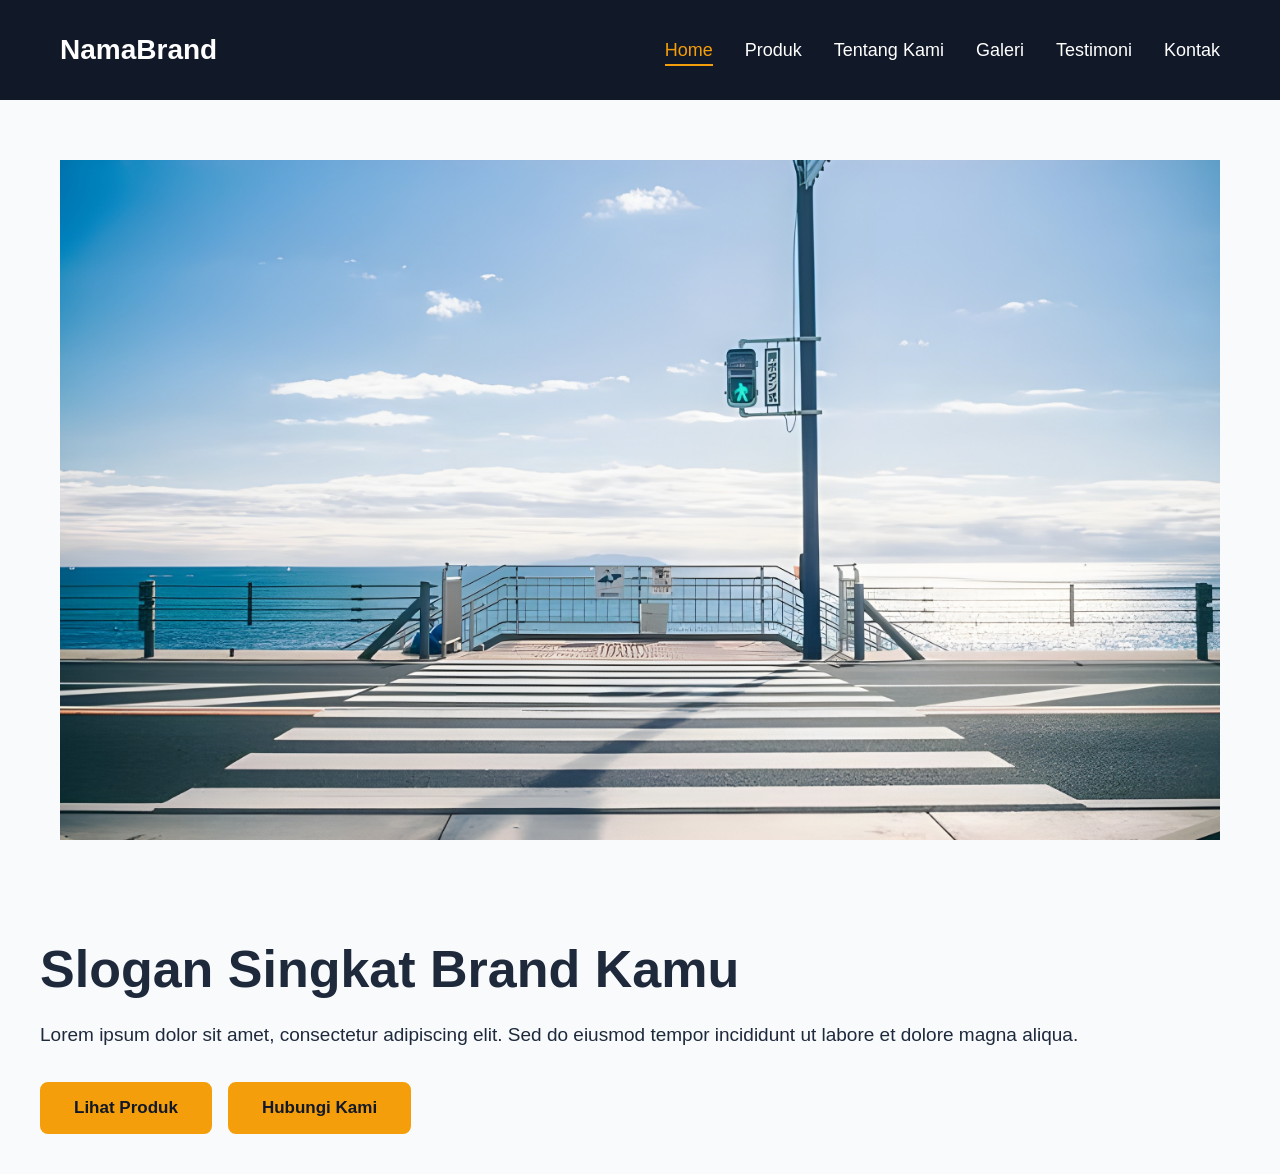
<file: index.html>
<!DOCTYPE html>
<html lang="id">
<head>
  <meta charset="UTF-8">
  <meta name="viewport" content="width=device-width, initial-scale=1">
  <title>Projek Saya</title>
  <link rel="stylesheet" href="style.css">
</head>
<body>

  <header class="header">
    <a href="#home" class="logo">NamaBrand</a>

    <nav>
      <ul class="menu" id="menu">
        <li><a href="index.html" class="aktif">Home</a></li>
        <li><a href="produk.html">Produk</a></li>
        <li><a href="tentang.html">Tentang Kami</a></li>
        <li><a href="galeri.html">Galeri</a></li>
        <li><a href="testimoni.html">Testimoni</a></li>
        <li><a href="kontak.html">Kontak</a></li>
      </ul>
    </nav>

    <button class="toggle" id="toggle" aria-label="Buka menu">
      <span></span><span></span><span></span>
    </button>
  </header>

  <script>
    const toggle = document.getElementById('toggle');
    const menu = document.getElementById('menu');

    toggle.addEventListener('click', () => {
      menu.classList.toggle('buka');
    });
  </script>


<section class="hero" id="home">
  <img src="download (1).jpg" alt="Deskripsi gambar">
</section>
 <div class="hero-isi">
    <h1>Slogan Singkat Brand Kamu</h1>
    <p>Lorem ipsum dolor sit amet, consectetur adipiscing elit. Sed do eiusmod tempor incididunt ut labore et dolore magna aliqua.</p>

    <div class="hero-tombol">
      <a href="produk.html" class="btn btn-utama">Lihat Produk</a>
      <a href="kontak.html" class="btn btn-outline">Hubungi Kami</a>
    </div>
  </div>

</body>
</html>
</file>
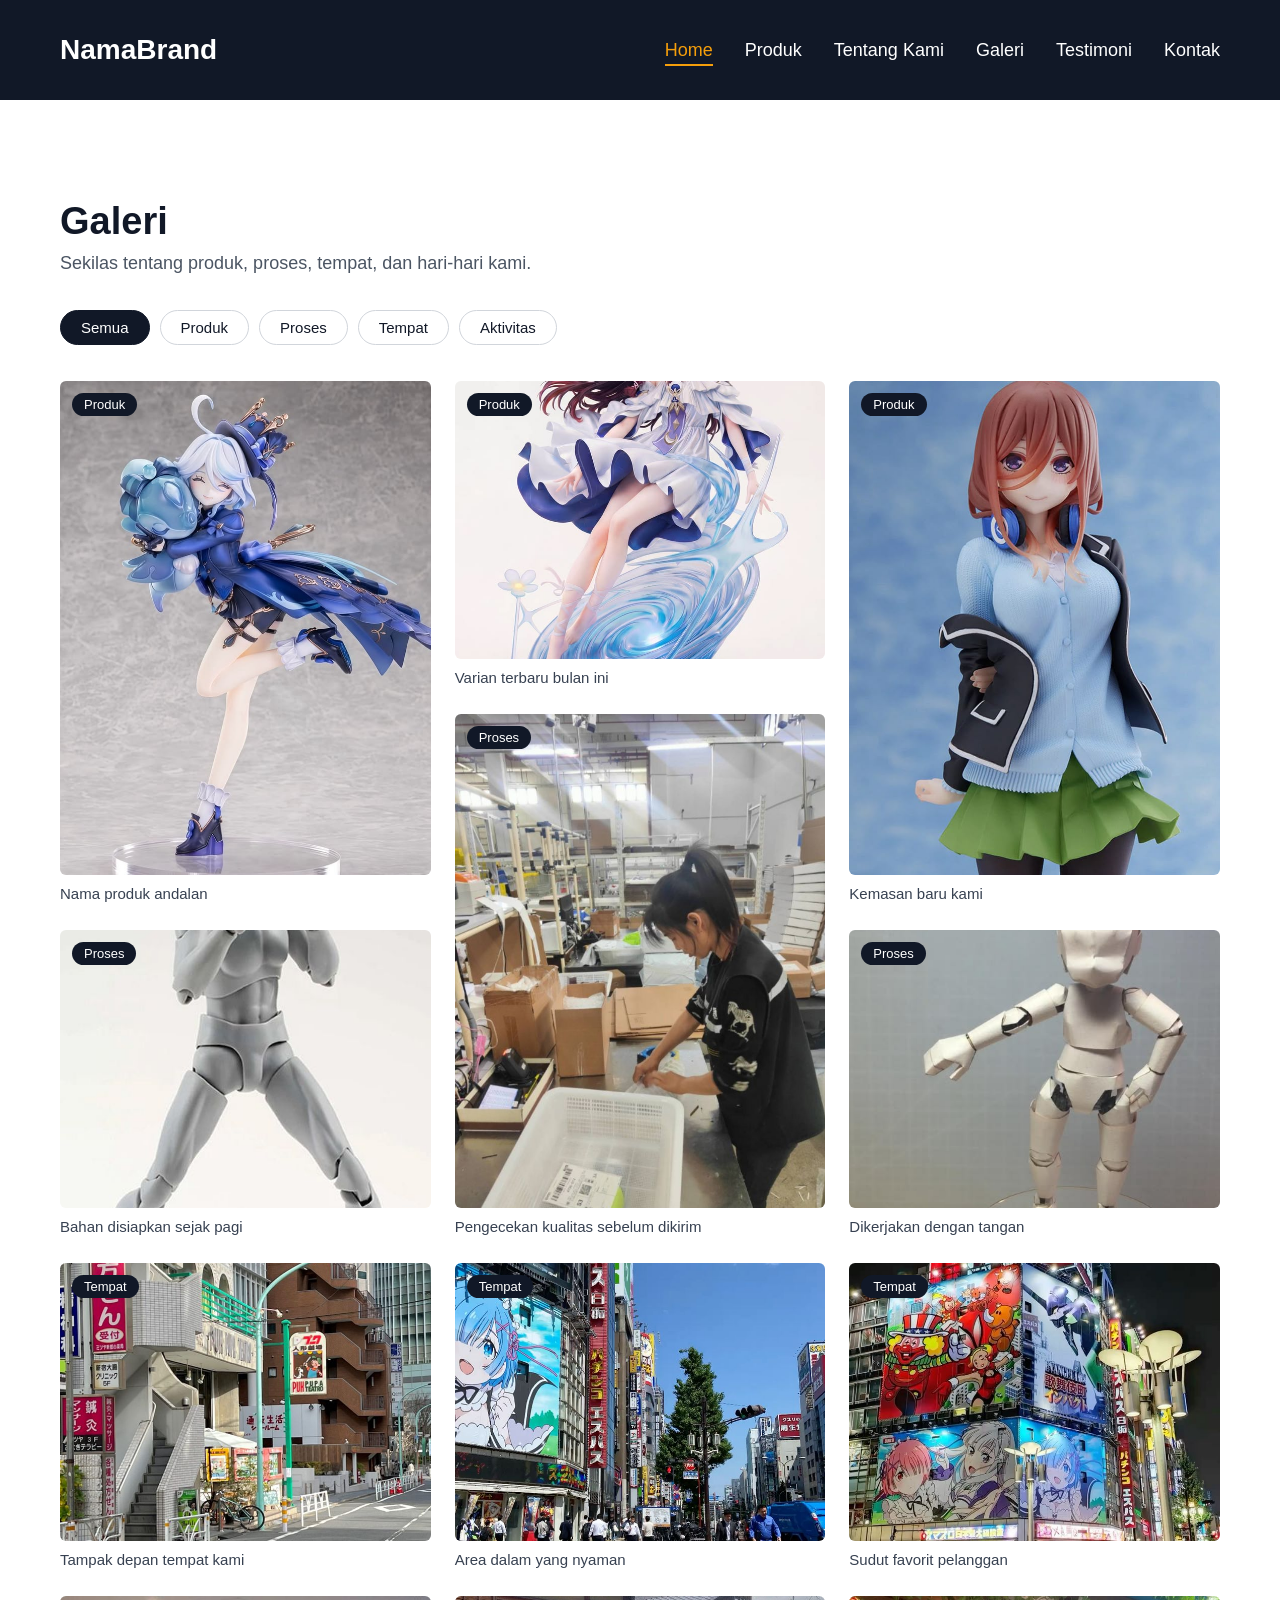
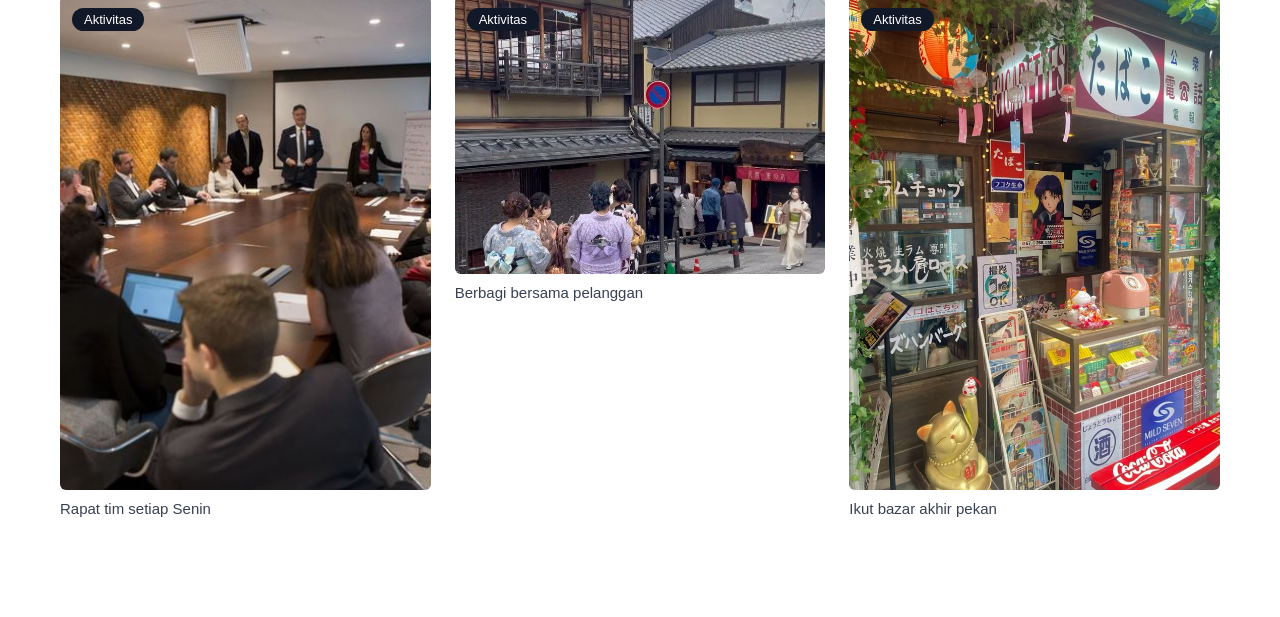
<file: galeri.html>
<!DOCTYPE html>
<html lang="id">
<head>
  <meta charset="UTF-8">
  <meta name="viewport" content="width=device-width, initial-scale=1">
  <title>Projek Saya</title>
  <link rel="stylesheet" href="style.css">
</head>
<body>

  <header class="header">
    <a href="#home" class="logo">NamaBrand</a>

    <nav>
      <ul class="menu" id="menu">
        <li><a href="index.html" class="aktif">Home</a></li>
        <li><a href="produk.html">Produk</a></li>
        <li><a href="tentang.html">Tentang Kami</a></li>
        <li><a href="galeri.html">Galeri</a></li>
        <li><a href="testimoni.html">Testimoni</a></li>
        <li><a href="kontak.html">Kontak</a></li>
      </ul>
    </nav>

    <button class="toggle" id="toggle" aria-label="Buka menu">
      <span></span><span></span><span></span>
    </button>
  </header>

  <section class="galeri" id="galeri">
  <div class="galeri-kepala">
    <h2>Galeri</h2>
    <p>Sekilas tentang produk, proses, tempat, dan hari-hari kami.</p>
  </div>

  <div class="galeri-filter" role="group" aria-label="Filter kategori">
    <button class="filter aktif" data-filter="semua" aria-pressed="true">Semua</button>
    <button class="filter" data-filter="produk" aria-pressed="false">Produk</button>
    <button class="filter" data-filter="proses" aria-pressed="false">Proses</button>
    <button class="filter" data-filter="tempat" aria-pressed="false">Tempat</button>
    <button class="filter" data-filter="aktivitas" aria-pressed="false">Aktivitas</button>
  </div>

  <div class="galeri-grid">

    <figure class="foto tinggi" data-kategori="produk">
      <div class="foto-bingkai">
        <img src="download (2).jpg" alt="Foto produk 1">
        <span class="label">Produk</span>
      </div>
      <figcaption>Nama produk andalan</figcaption>
    </figure>

    <figure class="foto" data-kategori="proses">
      <div class="foto-bingkai">
        <img src="p.jpg" alt="Foto proses 1">
        <span class="label">Proses</span>
      </div>
      <figcaption>Bahan disiapkan sejak pagi</figcaption>
    </figure>

    <figure class="foto" data-kategori="tempat">
      <div class="foto-bingkai">
        <img src="t.jpg" alt="Foto tempat usaha 1">
        <span class="label">Tempat</span>
      </div>
      <figcaption>Tampak depan tempat kami</figcaption>
    </figure>

    <figure class="foto tinggi" data-kategori="aktivitas">
      <div class="foto-bingkai">
        <img src="a.jpg" alt="Foto aktivitas 1">
        <span class="label">Aktivitas</span>
      </div>
      <figcaption>Rapat tim setiap Senin</figcaption>
    </figure>

    <figure class="foto" data-kategori="produk">
      <div class="foto-bingkai">
        <img src="download (3).jpg" alt="Foto produk 2">
        <span class="label">Produk</span>
      </div>
      <figcaption>Varian terbaru bulan ini</figcaption>
    </figure>

    <figure class="foto tinggi" data-kategori="proses">
      <div class="foto-bingkai">
        <img src="p2.jpg" alt="Foto proses 2">
        <span class="label">Proses</span>
      </div>
      <figcaption>Pengecekan kualitas sebelum dikirim</figcaption>
    </figure>

    <figure class="foto" data-kategori="tempat">
      <div class="foto-bingkai">
        <img src="t2.jpg" alt="Foto tempat usaha 2">
        <span class="label">Tempat</span>
      </div>
      <figcaption>Area dalam yang nyaman</figcaption>
    </figure>

    <figure class="foto" data-kategori="aktivitas">
      <div class="foto-bingkai">
        <img src="a2.jpg" alt="Foto aktivitas 2">
        <span class="label">Aktivitas</span>
      </div>
      <figcaption>Berbagi bersama pelanggan</figcaption>
    </figure>

    <figure class="foto tinggi" data-kategori="produk">
      <div class="foto-bingkai">
        <img src="download (4).jpg" alt="Foto produk 3">
        <span class="label">Produk</span>
      </div>
      <figcaption>Kemasan baru kami</figcaption>
    </figure>

    <figure class="foto" data-kategori="proses">
      <div class="foto-bingkai">
        <img src="p3.jpg" alt="Foto proses 3">
        <span class="label">Proses</span>
      </div>
      <figcaption>Dikerjakan dengan tangan</figcaption>
    </figure>

    <figure class="foto" data-kategori="tempat">
      <div class="foto-bingkai">
        <img src="t3.jpg" alt="Foto tempat usaha 3">
        <span class="label">Tempat</span>
      </div>
      <figcaption>Sudut favorit pelanggan</figcaption>
    </figure>

    <figure class="foto tinggi" data-kategori="aktivitas">
      <div class="foto-bingkai">
        <img src="a3.jpg" alt="Foto aktivitas 3">
        <span class="label">Aktivitas</span>
      </div>
      <figcaption>Ikut bazar akhir pekan</figcaption>
    </figure>

  </div>
</section>
<script>
<!-- Filter galeri -->
const tombolFilter = document.querySelectorAll('.filter');
const semuaFoto = document.querySelectorAll('.foto');

tombolFilter.forEach(tombol => {
  tombol.addEventListener('click', () => {
    const pilihan = tombol.dataset.filter;

    tombolFilter.forEach(t => {
      t.classList.remove('aktif');
      t.setAttribute('aria-pressed', 'false');
    });
    tombol.classList.add('aktif');
    tombol.setAttribute('aria-pressed', 'true');

    semuaFoto.forEach(foto => {
      const cocok = pilihan === 'semua' || foto.dataset.kategori === pilihan;
      foto.classList.toggle('sembunyi', !cocok);
    });
  });
});
<script/>
</file>
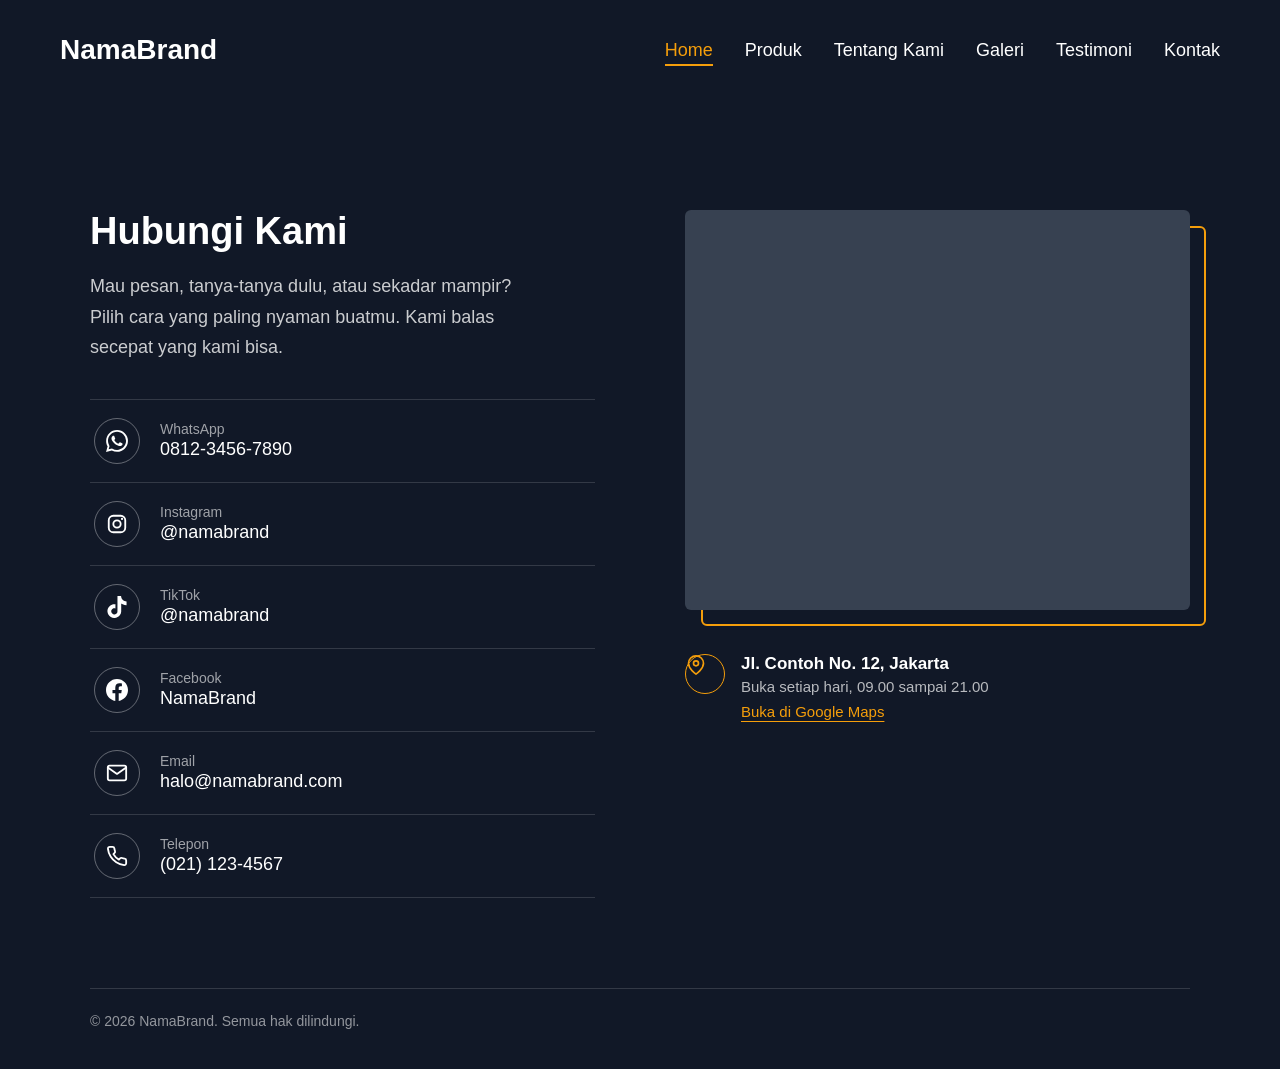
<file: kontak.html>
<!DOCTYPE html>
<html lang="id">
<head>
  <meta charset="UTF-8">
  <meta name="viewport" content="width=device-width, initial-scale=1">
  <title>Projek Saya</title>
  <link rel="stylesheet" href="style.css">
</head>
<body>

  <header class="header">
    <a href="#home" class="logo">NamaBrand</a>

    <nav>
      <ul class="menu" id="menu">
        <li><a href="index.html" class="aktif">Home</a></li>
        <li><a href="produk.html">Produk</a></li>
        <li><a href="tentang.html">Tentang Kami</a></li>
        <li><a href="galeri.html">Galeri</a></li>
        <li><a href="testimoni.html">Testimoni</a></li>
        <li><a href="kontak.html">Kontak</a></li>
      </ul>
    </nav>

    <button class="toggle" id="toggle" aria-label="Buka menu">
      <span></span><span></span><span></span>
    </button>
  </header>

  <section class="kontak" id="kontak">
  <div class="kontak-wrap">

    <div class="kontak-kiri">
      <h2>Hubungi Kami</h2>
      <p class="kontak-intro">
        Mau pesan, tanya-tanya dulu, atau sekadar mampir? Pilih cara yang paling
        nyaman buatmu. Kami balas secepat yang kami bisa.
      </p>

      <ul class="kontak-daftar">

        <li>
          <a href="https://wa.me/6281234567890" target="_blank" rel="noopener">
            <span class="ikon">
              <svg viewBox="0 0 24 24" fill="currentColor" aria-hidden="true"><path d="M17.472 14.382c-.297-.149-1.758-.867-2.03-.967-.273-.099-.471-.148-.67.15-.197.297-.767.966-.94 1.164-.173.199-.347.223-.644.075-.3-.15-1.263-.465-2.403-1.485-.888-.795-1.484-1.77-1.66-2.07-.174-.3-.019-.465.13-.615.136-.135.301-.345.451-.523.146-.181.194-.301.297-.496.1-.21.049-.375-.025-.524-.075-.15-.672-1.62-.922-2.206-.24-.584-.487-.51-.672-.51-.172-.015-.371-.015-.571-.015-.2 0-.523.074-.797.359-.273.3-1.045 1.02-1.045 2.475s1.07 2.865 1.219 3.075c.149.18 2.095 3.195 5.076 4.483.709.309 1.262.494 1.694.634.712.227 1.36.195 1.871.118.571-.085 1.758-.719 2.006-1.413.248-.694.248-1.289.173-1.413-.074-.124-.272-.198-.57-.347m-5.421 7.403h-.004a9.87 9.87 0 01-5.031-1.378l-.361-.214-3.741.982.998-3.648-.235-.374a9.86 9.86 0 01-1.51-5.26c.001-5.45 4.436-9.884 9.888-9.884 2.64 0 5.122 1.03 6.988 2.898a9.825 9.825 0 012.893 6.994c-.003 5.45-4.437 9.884-9.885 9.884m8.413-18.297A11.815 11.815 0 0012.05 0C5.495 0 .16 5.335.157 11.892c0 2.096.547 4.142 1.588 5.945L.057 24l6.305-1.654a11.882 11.882 0 005.683 1.448h.005c6.554 0 11.89-5.335 11.893-11.893a11.821 11.821 0 00-3.48-8.413z"/></svg>
            </span>
            <span class="kontak-teks">
              <small>WhatsApp</small>
              <strong>0812-3456-7890</strong>
            </span>
          </a>
        </li>

        <li>
          <a href="https://instagram.com/namabrand" target="_blank" rel="noopener">
            <span class="ikon">
              <svg viewBox="0 0 24 24" fill="none" stroke="currentColor" stroke-width="2" aria-hidden="true"><rect x="3" y="3" width="18" height="18" rx="5"/><circle cx="12" cy="12" r="4"/><circle cx="17.5" cy="6.5" r="1.2" fill="currentColor" stroke="none"/></svg>
            </span>
            <span class="kontak-teks">
              <small>Instagram</small>
              <strong>@namabrand</strong>
            </span>
          </a>
        </li>

        <li>
          <a href="https://tiktok.com/@namabrand" target="_blank" rel="noopener">
            <span class="ikon">
              <svg viewBox="0 0 24 24" fill="currentColor" aria-hidden="true"><path d="M12.525.02c1.31-.02 2.61-.01 3.91-.02.08 1.53.63 3.09 1.75 4.17 1.12 1.11 2.7 1.62 4.24 1.79v4.03c-1.44-.05-2.89-.35-4.2-.97-.57-.26-1.1-.59-1.62-.93-.01 2.92.01 5.84-.02 8.75-.08 1.4-.54 2.79-1.35 3.94-1.31 1.92-3.58 3.17-5.91 3.21-1.43.08-2.86-.31-4.08-1.03-2.02-1.19-3.44-3.37-3.65-5.71-.02-.5-.03-1-.01-1.49.18-1.9 1.12-3.72 2.58-4.96 1.66-1.44 3.98-2.13 6.15-1.72.02 1.48-.04 2.96-.04 4.44-.99-.32-2.15-.23-3.02.37-.63.41-1.11 1.04-1.36 1.75-.21.51-.15 1.07-.14 1.61.24 1.64 1.82 3.02 3.5 2.87 1.12-.01 2.19-.66 2.77-1.61.19-.33.4-.67.41-1.06.1-1.79.06-3.57.07-5.36.01-4.03-.01-8.05.02-12.07z"/></svg>
            </span>
            <span class="kontak-teks">
              <small>TikTok</small>
              <strong>@namabrand</strong>
            </span>
          </a>
        </li>

        <li>
          <a href="https://facebook.com/namabrand" target="_blank" rel="noopener">
            <span class="ikon">
              <svg viewBox="0 0 24 24" fill="currentColor" aria-hidden="true"><path d="M24 12.073c0-6.627-5.373-12-12-12s-12 5.373-12 12c0 5.99 4.388 10.954 10.125 11.854v-8.385H7.078v-3.47h3.047V9.43c0-3.007 1.792-4.669 4.533-4.669 1.312 0 2.686.235 2.686.235v2.953H15.83c-1.491 0-1.956.925-1.956 1.874v2.25h3.328l-.532 3.47h-2.796v8.385C19.612 23.027 24 18.062 24 12.073z"/></svg>
            </span>
            <span class="kontak-teks">
              <small>Facebook</small>
              <strong>NamaBrand</strong>
            </span>
          </a>
        </li>

        <li>
          <a href="mailto:halo@namabrand.com">
            <span class="ikon">
              <svg viewBox="0 0 24 24" fill="none" stroke="currentColor" stroke-width="2" stroke-linecap="round" stroke-linejoin="round" aria-hidden="true"><path d="M4 4h16c1.1 0 2 .9 2 2v12c0 1.1-.9 2-2 2H4c-1.1 0-2-.9-2-2V6c0-1.1.9-2 2-2z"/><polyline points="22,6 12,13 2,6"/></svg>
            </span>
            <span class="kontak-teks">
              <small>Email</small>
              <strong>halo@namabrand.com</strong>
            </span>
          </a>
        </li>

        <li>
          <a href="tel:+62211234567">
            <span class="ikon">
              <svg viewBox="0 0 24 24" fill="none" stroke="currentColor" stroke-width="2" stroke-linecap="round" stroke-linejoin="round" aria-hidden="true"><path d="M22 16.92v3a2 2 0 0 1-2.18 2 19.79 19.79 0 0 1-8.63-3.07 19.5 19.5 0 0 1-6-6 19.79 19.79 0 0 1-3.07-8.67A2 2 0 0 1 4.11 2h3a2 2 0 0 1 2 1.72 12.84 12.84 0 0 0 .7 2.81 2 2 0 0 1-.45 2.11L8.09 9.91a16 16 0 0 0 6 6l1.27-1.27a2 2 0 0 1 2.11-.45 12.84 12.84 0 0 0 2.81.7A2 2 0 0 1 22 16.92z"/></svg>
            </span>
            <span class="kontak-teks">
              <small>Telepon</small>
              <strong>(021) 123-4567</strong>
            </span>
          </a>
        </li>

      </ul>
    </div>

    <div class="kontak-kanan">
      <div class="peta">
        <iframe
          src="https://www.google.com/maps?q=Jakarta&output=embed"
          title="Lokasi NamaBrand di Google Maps"
          loading="lazy"
          referrerpolicy="no-referrer-when-downgrade"></iframe>
      </div>

      <div class="alamat">
        <span class="ikon kecil">
          <svg viewBox="0 0 24 24" fill="none" stroke="currentColor" stroke-width="2" stroke-linecap="round" stroke-linejoin="round" aria-hidden="true"><path d="M21 10c0 7-9 13-9 13s-9-6-9-13a9 9 0 0 1 18 0z"/><circle cx="12" cy="10" r="3"/></svg>
        </span>
        <div>
          <strong>Jl. Contoh No. 12, Jakarta</strong>
          <span>Buka setiap hari, 09.00 sampai 21.00</span>
          <a href="https://maps.google.com/?q=Jakarta" target="_blank" rel="noopener">Buka di Google Maps</a>
        </div>
      </div>
    </div>

  </div>

  <p class="hak-cipta">© 2026 NamaBrand. Semua hak dilindungi.</p>
</section>
</file>
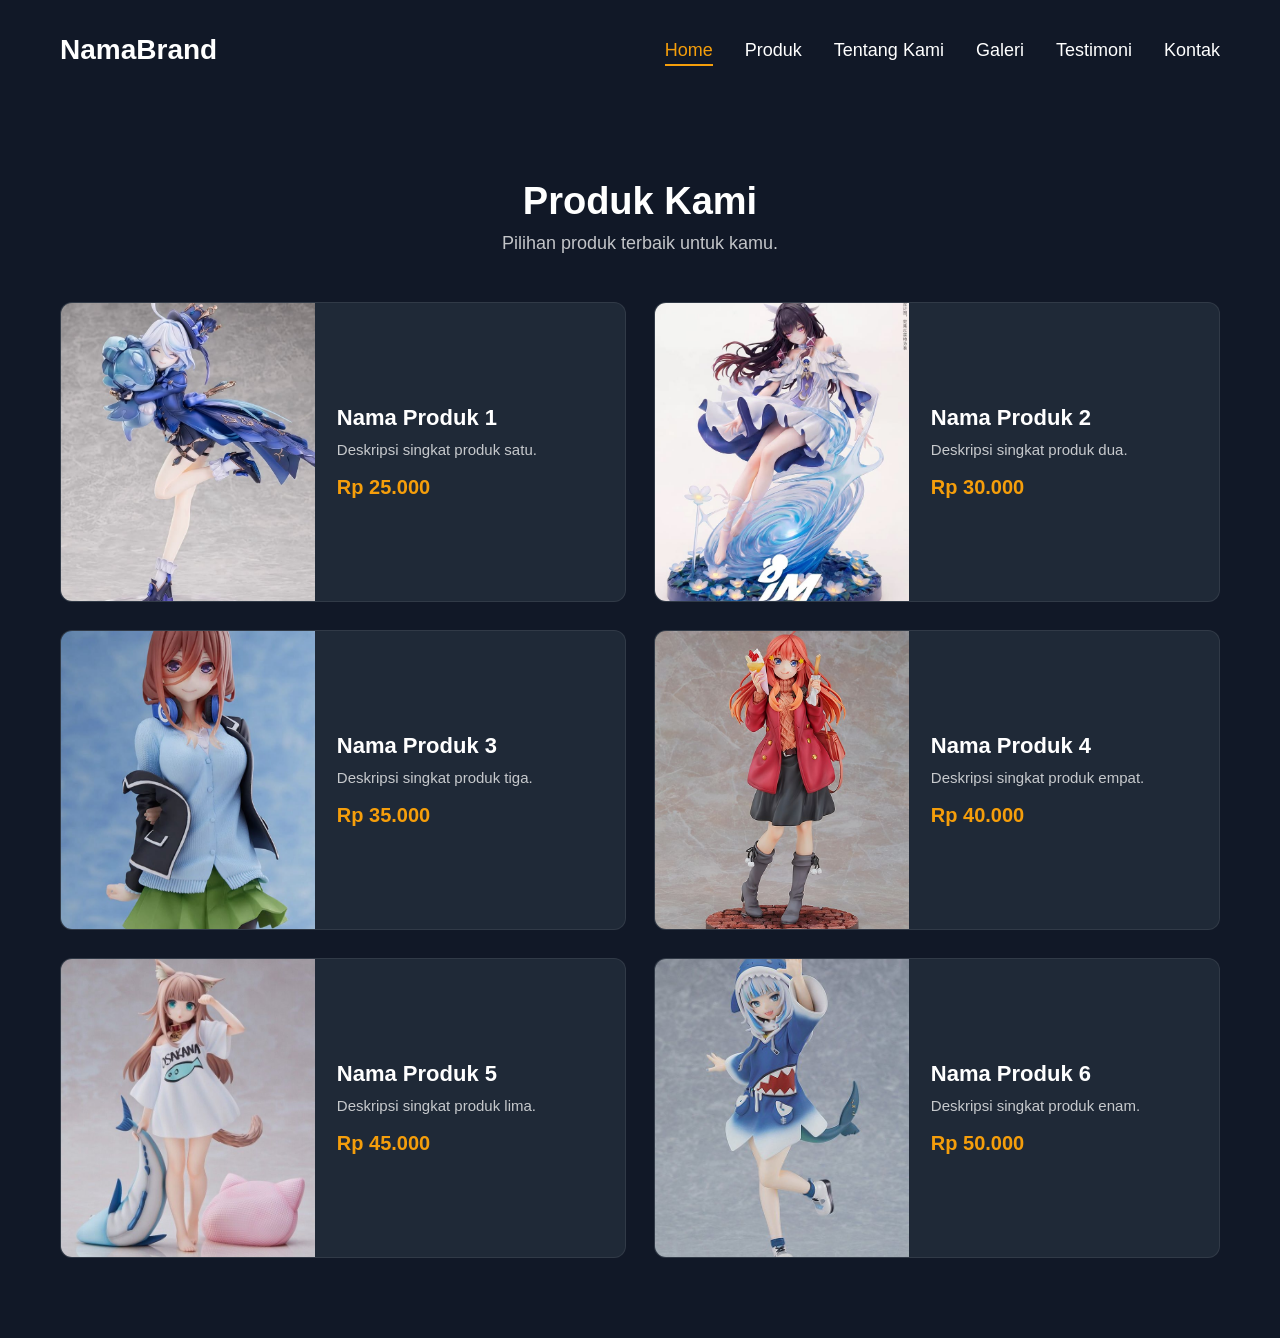
<file: produk.html>
<!DOCTYPE html>
<html lang="id">
<head>
  <meta charset="UTF-8">
  <meta name="viewport" content="width=device-width, initial-scale=1">
  <title>Projek Saya</title>
  <link rel="stylesheet" href="style.css">
</head>
<body>

  <header class="header">
    <a href="index.html" class="logo">NamaBrand</a>

    <nav>
      <ul class="menu" id="menu">
        <li><a href="index.html" class="aktif">Home</a></li>
        <li><a href="produk.html">Produk</a></li>
        <li><a href="tentang.html">Tentang Kami</a></li>
        <li><a href="galeri.html">Galeri</a></li>
        <li><a href="testimoni.html">Testimoni</a></li>
        <li><a href="kontak.html">Kontak</a></li>
      </ul>
    </nav>

    <button class="toggle" id="toggle" aria-label="Buka menu">
      <span></span><span></span><span></span>
    </button>
  </header>

  <!-- PRODUK -->
  <section class="produk" id="produk">
    <div class="produk-judul">
      <h2>Produk Kami</h2>
      <p>Pilihan produk terbaik untuk kamu.</p>
    </div>

    <div class="produk-grid">

      <article class="kartu">
        <img src="download (2).jpg" alt="Produk 1">
        <div class="kartu-isi">
          <h3>Nama Produk 1</h3>
          <p>Deskripsi singkat produk satu.</p>
          <span class="harga">Rp 25.000</span>
        </div>
      </article>

      <article class="kartu">
        <img src="download (3).jpg" alt="Produk 2">
        <div class="kartu-isi">
          <h3>Nama Produk 2</h3>
          <p>Deskripsi singkat produk dua.</p>
          <span class="harga">Rp 30.000</span>
        </div>
      </article>

      <article class="kartu">
        <img src="download (4).jpg" alt="Produk 3">
        <div class="kartu-isi">
          <h3>Nama Produk 3</h3>
          <p>Deskripsi singkat produk tiga.</p>
          <span class="harga">Rp 35.000</span>
        </div>
      </article>

      <article class="kartu">
        <img src="download (5).jpg" alt="Produk 4">
        <div class="kartu-isi">
          <h3>Nama Produk 4</h3>
          <p>Deskripsi singkat produk empat.</p>
          <span class="harga">Rp 40.000</span>
        </div>
      </article>

      <article class="kartu">
        <img src="download (6).jpg" alt="Produk 5">
        <div class="kartu-isi">
          <h3>Nama Produk 5</h3>
          <p>Deskripsi singkat produk lima.</p>
          <span class="harga">Rp 45.000</span>
        </div>
      </article>

      <article class="kartu">
        <img src="download (7).jpg" alt="Produk 6">
        <div class="kartu-isi">
          <h3>Nama Produk 6</h3>
          <p>Deskripsi singkat produk enam.</p>
          <span class="harga">Rp 50.000</span>
        </div>
      </article>

    </div>
  </section>

  <script>
    const toggle = document.getElementById('toggle');
    const menu = document.getElementById('menu');

    toggle.addEventListener('click', () => {
      menu.classList.toggle('buka');
    });
  </script>
</body>
</html>
</file>
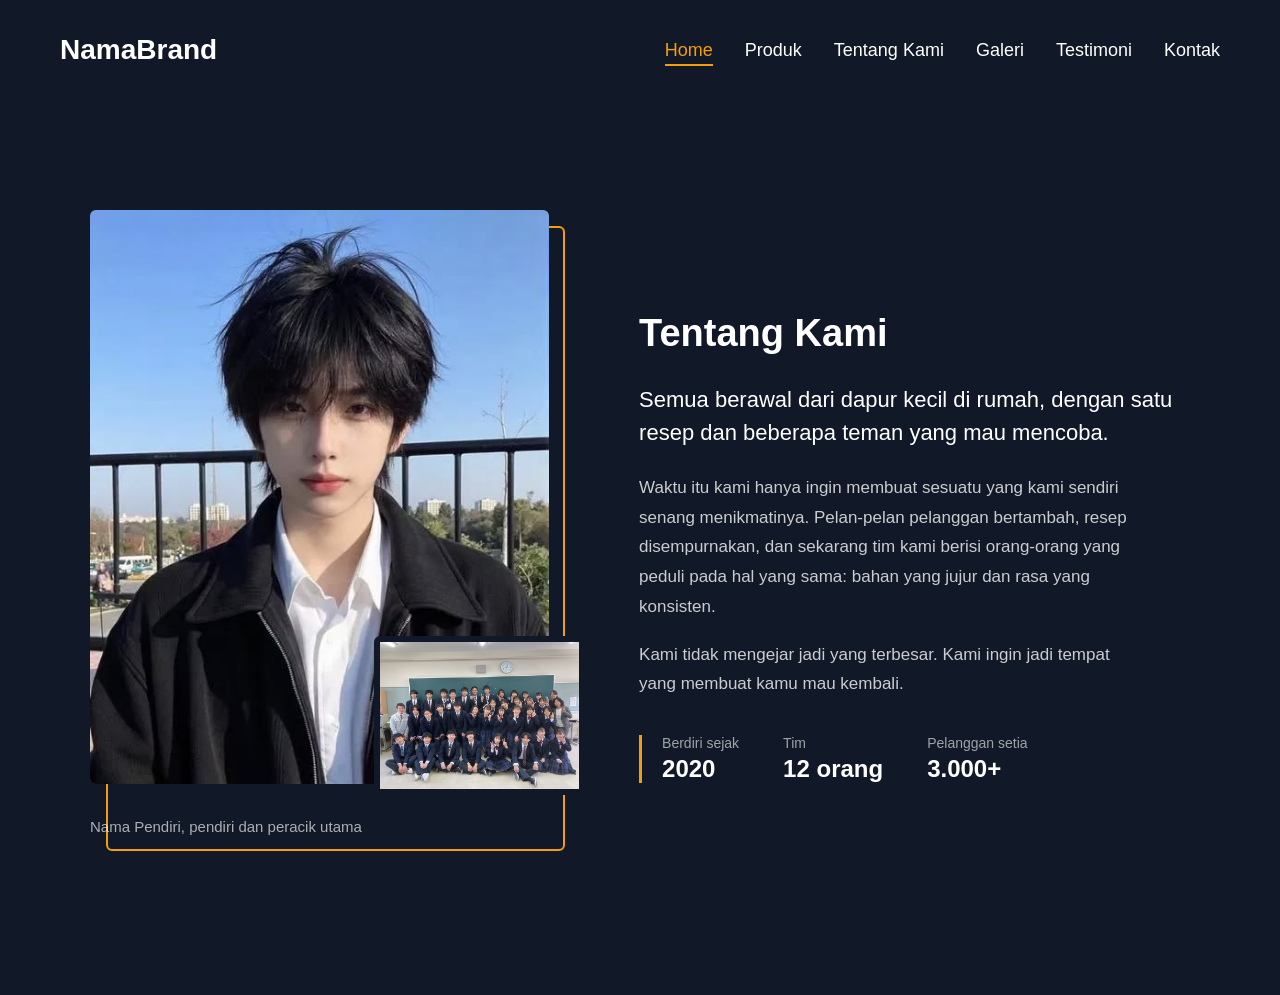
<file: tentang.html>
<!DOCTYPE html>
<html lang="id">
<head>
  <meta charset="UTF-8">
  <meta name="viewport" content="width=device-width, initial-scale=1">
  <title>Projek Saya</title>
  <link rel="stylesheet" href="style.css">
</head>
<body>

  <header class="header">
    <a href="#home" class="logo">NamaBrand</a>

    <nav>
      <ul class="menu" id="menu">
        <li><a href="index.html" class="aktif">Home</a></li>
        <li><a href="produk.html">Produk</a></li>
        <li><a href="tentang.html">Tentang Kami</a></li>
        <li><a href="galeri.html">Galeri</a></li>
        <li><a href="testimoni.html">Testimoni</a></li>
        <li><a href="kontak.html">Kontak</a></li>
      </ul>
    </nav>

    <button class="toggle" id="toggle" aria-label="Buka menu">
      <span></span><span></span><span></span>
    </button>
  </header>

<section class="tentang" id="tentang">
  <div class="tentang-wrap">

    <div class="tentang-foto">
      <figure class="foto-utama">
        <img src="download (8).jpg" alt="Pendiri NamaBrand">
        <figcaption>Nama Pendiri, pendiri dan peracik utama</figcaption>
      </figure>
      <img class="foto-tim" src="download (9).jpg" alt="Tim NamaBrand saat bekerja">
    </div>

    <div class="tentang-teks">
      <h2>Tentang Kami</h2>

      <p class="pembuka">
        Semua berawal dari dapur kecil di rumah, dengan satu resep dan beberapa
        teman yang mau mencoba.
      </p>

      <p>
        Waktu itu kami hanya ingin membuat sesuatu yang kami sendiri senang
        menikmatinya. Pelan-pelan pelanggan bertambah, resep disempurnakan, dan
        sekarang tim kami berisi orang-orang yang peduli pada hal yang sama:
        bahan yang jujur dan rasa yang konsisten.
      </p>

      <p>
        Kami tidak mengejar jadi yang terbesar. Kami ingin jadi tempat yang
        membuat kamu mau kembali.
      </p>

      <dl class="fakta">
        <div>
          <dt>Berdiri sejak</dt>
          <dd>2020</dd>
        </div>
        <div>
          <dt>Tim</dt>
          <dd>12 orang</dd>
        </div>
        <div>
          <dt>Pelanggan setia</dt>
          <dd>3.000+</dd>
        </div>
      </dl>
    </div>

  </div>
</section>
</file>
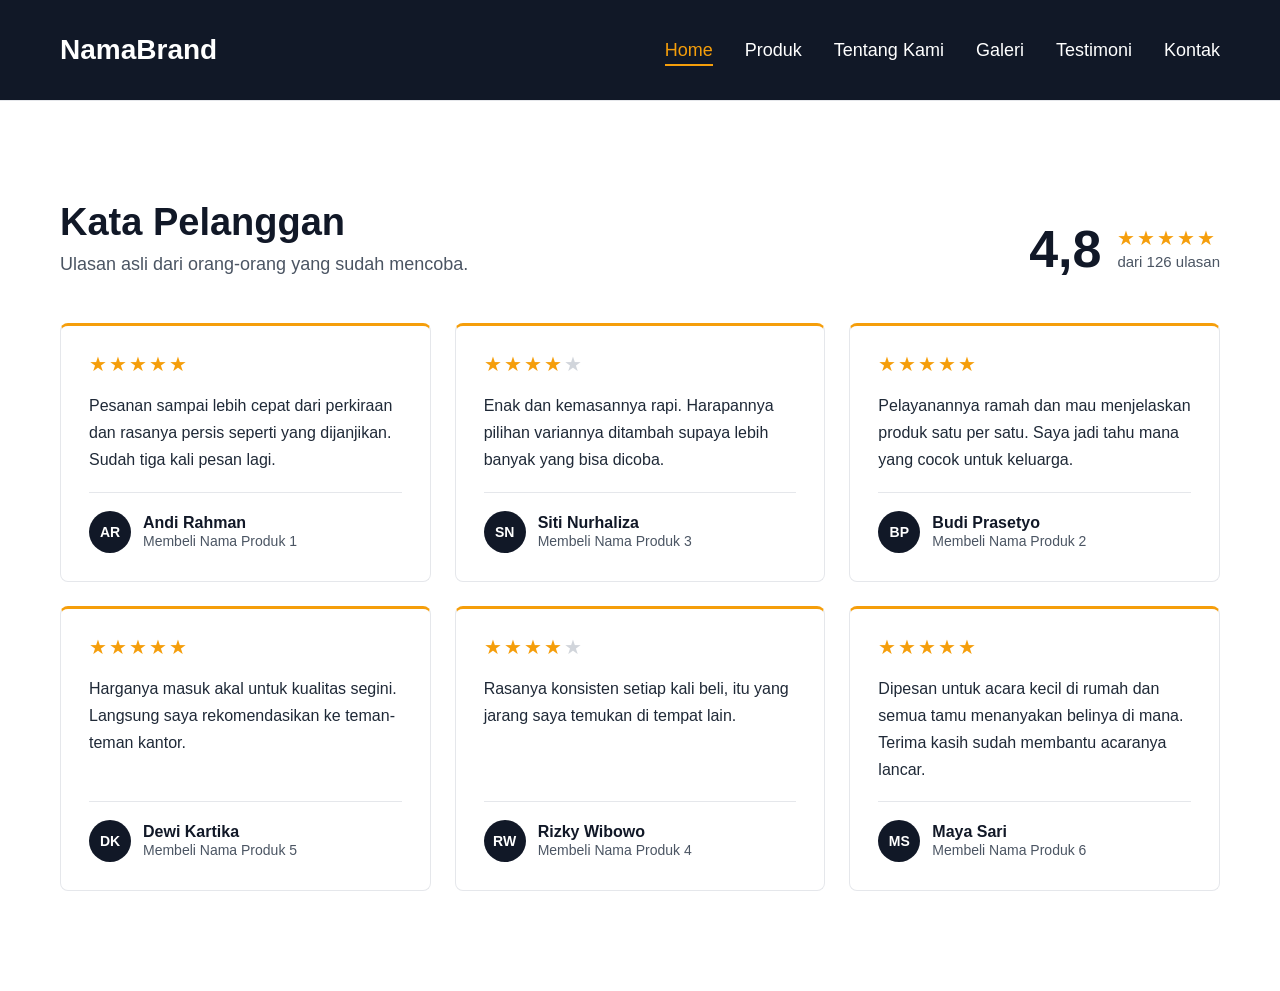
<file: testimoni.html>
<!DOCTYPE html>
<html lang="id">
<head>
  <meta charset="UTF-8">
  <meta name="viewport" content="width=device-width, initial-scale=1">
  <title>Projek Saya</title>
  <link rel="stylesheet" href="style.css">
</head>
<body>

  <header class="header">
    <a href="#home" class="logo">NamaBrand</a>

    <nav>
      <ul class="menu" id="menu">
        <li><a href="index.html" class="aktif">Home</a></li>
        <li><a href="produk.html">Produk</a></li>
        <li><a href="tentang.html">Tentang Kami</a></li>
        <li><a href="galeri.html">Galeri</a></li>
        <li><a href="testimoni.html">Testimoni</a></li>
        <li><a href="kontak.html">Kontak</a></li>
      </ul>
    </nav>

    <button class="toggle" id="toggle" aria-label="Buka menu">
      <span></span><span></span><span></span>
    </button>
  </header>

  <section class="testimoni" id="testimoni">
  <div class="testimoni-kepala">
    <div>
      <h2>Kata Pelanggan</h2>
      <p>Ulasan asli dari orang-orang yang sudah mencoba.</p>
    </div>

    <div class="ringkasan">
      <span class="ringkasan-angka">4,8</span>
      <div>
        <span class="bintang" role="img" aria-label="Rating 5 dari 5">
          <span class="isi">★★★★★</span>
        </span>
        <span class="ringkasan-ket">dari 126 ulasan</span>
      </div>
    </div>
  </div>

  <div class="testimoni-grid">

    <article class="ulasan">
      <span class="bintang" role="img" aria-label="Rating 5 dari 5">
        <span class="isi">★★★★★</span>
      </span>
      <blockquote>
        Pesanan sampai lebih cepat dari perkiraan dan rasanya persis seperti
        yang dijanjikan. Sudah tiga kali pesan lagi.
      </blockquote>
      <footer>
        <span class="avatar">AR</span>
        <div>
          <strong>Andi Rahman</strong>
          <span>Membeli Nama Produk 1</span>
        </div>
      </footer>
    </article>

    <article class="ulasan">
      <span class="bintang" role="img" aria-label="Rating 4 dari 5">
        <span class="isi">★★★★</span><span class="kosong">★</span>
      </span>
      <blockquote>
        Enak dan kemasannya rapi. Harapannya pilihan variannya ditambah supaya
        lebih banyak yang bisa dicoba.
      </blockquote>
      <footer>
        <span class="avatar">SN</span>
        <div>
          <strong>Siti Nurhaliza</strong>
          <span>Membeli Nama Produk 3</span>
        </div>
      </footer>
    </article>

    <article class="ulasan">
      <span class="bintang" role="img" aria-label="Rating 5 dari 5">
        <span class="isi">★★★★★</span>
      </span>
      <blockquote>
        Pelayanannya ramah dan mau menjelaskan produk satu per satu. Saya jadi
        tahu mana yang cocok untuk keluarga.
      </blockquote>
      <footer>
        <span class="avatar">BP</span>
        <div>
          <strong>Budi Prasetyo</strong>
          <span>Membeli Nama Produk 2</span>
        </div>
      </footer>
    </article>

    <article class="ulasan">
      <span class="bintang" role="img" aria-label="Rating 5 dari 5">
        <span class="isi">★★★★★</span>
      </span>
      <blockquote>
        Harganya masuk akal untuk kualitas segini. Langsung saya rekomendasikan
        ke teman-teman kantor.
      </blockquote>
      <footer>
        <span class="avatar">DK</span>
        <div>
          <strong>Dewi Kartika</strong>
          <span>Membeli Nama Produk 5</span>
        </div>
      </footer>
    </article>

    <article class="ulasan">
      <span class="bintang" role="img" aria-label="Rating 4 dari 5">
        <span class="isi">★★★★</span><span class="kosong">★</span>
      </span>
      <blockquote>
        Rasanya konsisten setiap kali beli, itu yang jarang saya temukan di
        tempat lain.
      </blockquote>
      <footer>
        <span class="avatar">RW</span>
        <div>
          <strong>Rizky Wibowo</strong>
          <span>Membeli Nama Produk 4</span>
        </div>
      </footer>
    </article>

    <article class="ulasan">
      <span class="bintang" role="img" aria-label="Rating 5 dari 5">
        <span class="isi">★★★★★</span>
      </span>
      <blockquote>
        Dipesan untuk acara kecil di rumah dan semua tamu menanyakan belinya di
        mana. Terima kasih sudah membantu acaranya lancar.
      </blockquote>
      <footer>
        <span class="avatar">MS</span>
        <div>
          <strong>Maya Sari</strong>
          <span>Membeli Nama Produk 6</span>
        </div>
      </footer>
    </article>

  </div>

</section>
</file>
<file: style.css>
body {
  background: #f8fafc;
}
:root {
  --bg-navbar: #111827;
  --teks: #ffffff;
  --aksen: #f59e0b;
  --kartu: #1f2937;
}

* {
  margin: 0;
  padding: 0;
  box-sizing: border-box;
}

body {
  font-family: Arial, sans-serif;
}

/* Header */
.header {
  position: sticky;
  top: 0;
  z-index: 100;
  height: 100px;
  padding: 0 60px;
  background: var(--bg-navbar);
  display: flex;
  align-items: center;
  justify-content: space-between;
}

/* Logo */
.logo {
  font-size: 28px;
  font-weight: bold;
  text-decoration: none;
  color: var(--teks);
}

/* Menu */
.menu {
  list-style: none;
  display: flex;
  gap: 32px;
}

.menu a {
  text-decoration: none;
  color: var(--teks);
  font-size: 18px;
  padding: 4px 0;
  border-bottom: 2px solid transparent;
  transition: color 0.2s, border-color 0.2s;
}

.menu a:hover,
.menu a.aktif {
  color: var(--aksen);
  border-bottom-color: var(--aksen);
}

/* Tombol hamburger (disembunyikan di desktop) */
.toggle {
  display: none;
  background: none;
  border: 0;
  cursor: pointer;
  width: 40px;
  height: 40px;
  flex-direction: column;
  justify-content: center;
  gap: 6px;
}

.toggle span {
  display: block;
  height: 2px;
  background: var(--teks);
  transition: background 0.2s;
}

.toggle:hover span {
  background: var(--aksen);
}

/* Responsif */
@media (max-width: 820px) {
  .header {
    padding: 0 24px;
  }

  .toggle {
    display: flex;
  }

  .menu {
    display: none;
    position: absolute;
    top: 100px;
    left: 0;
    right: 0;
    flex-direction: column;
    gap: 18px;
    padding: 24px;
    background: var(--bg-navbar);
    border-top: 1px solid rgba(255, 255, 255, 0.12);
    box-shadow: 0 8px 16px rgba(0, 0, 0, 0.3);
  }

  .menu.buka {
    display: flex;
  }
}

.hero {
  width: 100%;
  height: 550px;
  overflow: hidden;
}

.hero img {
  width: 100%;
  height: 100%;
  object-fit: cover;
  object-position: center;
  display: block;
}

.hero {
  min-height: calc(100vh - 100px);
  background:#f8fafc;
  display: flex;
  align-items: center;
  padding: 60px;
  color: var(--teks);
}

.hero-isi {
  max-width: 620px;
  color: #1e293b;
  padding: 40px;
  max-width: none;
  width: 100%;
}

.hero-isi h1 {
  font-size: 52px;
  line-height: 1.15;
  margin-bottom: 20px;
}

.hero-isi p {
  font-size: 19px;
  line-height: 1.6;
  color: #1e293b;
  margin-bottom: 32px;
}


.hero-tombol {
  display: flex;
  gap: 16px;
  flex-wrap: wrap;
}

.btn {
  display: inline-block;
  padding: 14px 32px;
  border-radius: 8px;
  font-size: 17px;
  font-weight: bold;
  text-decoration: none;
  border: 2px solid var(--aksen);
  transition: background 0.2s, color 0.2s, transform 0.2s;
}

.btn-utama {
  background: var(--aksen);
  color: var(--bg-navbar);
}

.btn-utama:hover {
  background: transparent;
  color: var(--aksen);
}

.btn-outline {
  background: var(--aksen);
  color: var(--bg-navbar);
}

.btn-outline:hover {
  background: transparent;
  color: var(--aksen);
}

.btn:focus-visible {
  outline: 2px solid var(--teks);
  outline-offset: 3px;
}


@media (max-width: 820px) {
  .hero {
    min-height: calc(100vh - 100px);
    padding: 40px 24px;
    text-align: center;
    justify-content: center;
  }

  .hero-isi h1 {
    font-size: 34px;
  }

  .hero-isi p {
    font-size: 16px;
  }

  .hero-tombol {
    justify-content: center;
  }
}

/* ===== PRODUK ===== */
.produk {
  padding: 80px 60px;
  background: var(--bg-navbar);
  color: var(--teks);
}

.produk-judul {
  text-align: center;
  margin-bottom: 48px;
}

.produk-judul h2 {
  font-size: 38px;
  margin-bottom: 10px;
}

.produk-judul p {
  color: rgba(255, 255, 255, 0.75);
  font-size: 18px;
}

/* Grid: 2 kolom, 3 baris = 6 produk */
.produk-grid {
  max-width: 1200px;
  margin: 0 auto;
  display: grid;
  grid-template-columns: repeat(2, 1fr);
  gap: 28px;
}

/* Kartu persegi panjang mendatar */
.kartu {
  display: flex;
  height: 300px;
  background: var(--kartu);
  border: 1px solid rgba(255, 255, 255, 0.08);
  border-radius: 12px;
  overflow: hidden;
  transition: border-color 0.2s, transform 0.2s;
}

.kartu:hover {
  border-color: var(--aksen);
  transform: translateY(-4px);
}

.kartu img {
  width: 45%;
  height: 100%;
  object-fit: cover;
  display: block;
  background: #374151;
}

.kartu-isi {
  width: 55%;
  padding: 22px;
  display: flex;
  flex-direction: column;
  justify-content: center;
  gap: 8px;
}

.kartu-isi h3 {
  font-size: 22px;
}

.kartu-isi p {
  font-size: 15px;
  line-height: 1.5;
  color: rgba(255, 255, 255, 0.75);
}

.harga {
  margin-top: 6px;
  font-size: 20px;
  font-weight: bold;
  color: var(--aksen);
}

/* Responsif */
@media (max-width: 900px) {
  .produk {
    padding: 60px 24px;
  }

  .produk-grid {
    grid-template-columns: 1fr;
  }
}

@media (max-width: 480px) {
  .kartu {
    height: 170px;
  }

  .kartu-isi {
    padding: 14px;
  }

  .kartu-isi h3 {
    font-size: 18px;
  }

  .kartu-isi p {
    font-size: 13px;
  }
}

/* ===== TENTANG KAMI ===== */
.tentang {
  padding: 110px 60px;
  background: var(--bg-navbar);
  color: var(--teks);
}

.tentang-wrap {
  max-width: 1100px;
  margin: 0 auto;
  display: grid;
  grid-template-columns: 5fr 6fr;
  gap: 90px;
  align-items: center;
}

/* Foto */
.tentang-foto {
  position: relative;
  margin-bottom: 50px;
}

.foto-utama {
  position: relative;
  isolation: isolate;
}

/* Bingkai oranye yang sengaja digeser */
.foto-utama::before {
  content: "";
  position: absolute;
  inset: 0;
  border: 2px solid var(--aksen);
  border-radius: 6px;
  transform: translate(16px, 16px);
  z-index: -1;
}

.foto-utama img {
  width: 100%;
  aspect-ratio: 4 / 5;
  object-fit: cover;
  object-position: center top;
  display: block;
  border-radius: 6px;
  background: #374151;
}

.foto-utama figcaption {
  margin-top: 34px;
  font-size: 15px;
  color: rgba(255, 255, 255, 0.65);
}

/* Foto kecil menumpuk di sudut */
.foto-tim {
  position: absolute;
  right: -36px;
  bottom: 40px;
  width: 46%;
  aspect-ratio: 4 / 3;
  object-fit: cover;
  border-radius: 6px;
  border: 6px solid var(--bg-navbar);
  background: #374151;
}

/* Teks */
.tentang-teks h2 {
  font-size: 38px;
  margin-bottom: 28px;
}

.tentang-teks p {
  font-size: 17px;
  line-height: 1.75;
  color: rgba(255, 255, 255, 0.78);
  margin-bottom: 18px;
  max-width: 52ch;
}

.tentang-teks .pembuka {
  font-size: 22px;
  line-height: 1.5;
  color: var(--teks);
  margin-bottom: 24px;
}

/* Fakta singkat */
.fakta {
  display: flex;
  gap: 44px;
  margin-top: 36px;
  padding-left: 20px;
  border-left: 3px solid var(--aksen);
}

.fakta dt {
  font-size: 14px;
  color: rgba(255, 255, 255, 0.6);
  margin-bottom: 4px;
}

.fakta dd {
  font-size: 24px;
  font-weight: bold;
  color: var(--teks);
}

/* Responsif */
@media (max-width: 900px) {
  .tentang {
    padding: 70px 24px;
  }

  .tentang-wrap {
    grid-template-columns: 1fr;
    gap: 70px;
  }

  .tentang-foto {
    max-width: 420px;
    margin: 0 auto 30px;
  }

  .foto-tim {
    right: -16px;
  }
}

@media (max-width: 480px) {
  .tentang-teks h2 {
    font-size: 30px;
  }

  .tentang-teks .pembuka {
    font-size: 19px;
  }

  .fakta {
    gap: 24px;
    flex-wrap: wrap;
  }
}
/* ===== GALERI ===== */
.galeri {
  padding: 100px 60px;
  background: #ffffff;
  color: #111827;
}

.galeri-kepala {
  max-width: 1200px;
  margin: 0 auto 36px;
}

.galeri-kepala h2 {
  font-size: 38px;
  margin-bottom: 10px;
}

.galeri-kepala p {
  font-size: 18px;
  color: #4b5563;
}

/* Tombol filter */
.galeri-filter {
  max-width: 1200px;
  margin: 0 auto 36px;
  display: flex;
  flex-wrap: wrap;
  gap: 10px;
}

.filter {
  font-family: inherit;
  font-size: 15px;
  padding: 8px 20px;
  border: 1.5px solid #d1d5db;
  border-radius: 999px;
  background: #ffffff;
  color: #111827;
  cursor: pointer;
  transition: border-color 0.2s, background 0.2s, color 0.2s;
}

.filter:hover {
  border-color: #f59e0b;
}

.filter.aktif {
  background: #111827;
  border-color: #111827;
  color: #ffffff;
}

.filter:focus-visible {
  outline: 2px solid #f59e0b;
  outline-offset: 3px;
}

/* Grid model tempel */
.galeri-grid {
  max-width: 1200px;
  margin: 0 auto;
  columns: 3;
  column-gap: 24px;
}

.foto {
  break-inside: avoid;
  margin-bottom: 28px;
}

.foto.sembunyi {
  display: none;
}

.foto-bingkai {
  position: relative;
  overflow: hidden;
  border-radius: 6px;
  background: #e5e7eb;
}

.foto-bingkai img {
  width: 100%;
  aspect-ratio: 4 / 3;
  object-fit: cover;
  display: block;
  transition: transform 0.4s;
}

.foto.tinggi .foto-bingkai img {
  aspect-ratio: 3 / 4;
}

.foto:hover .foto-bingkai img {
  transform: scale(1.04);
}

/* Label kategori kecil */
.label {
  position: absolute;
  top: 12px;
  left: 12px;
  padding: 4px 12px;
  border-radius: 999px;
  background: #111827;
  color: #ffffff;
  font-size: 13px;
}

.foto figcaption {
  margin-top: 10px;
  font-size: 15px;
  color: #374151;
}

/* Responsif */
@media (max-width: 900px) {
  .galeri {
    padding: 70px 24px;
  }

  .galeri-grid {
    columns: 2;
    column-gap: 16px;
  }
}

@media (max-width: 520px) {
  .galeri-kepala h2 {
    font-size: 30px;
  }

  .galeri-grid {
    columns: 1;
  }
}

/* ===== TESTIMONI ===== */
.testimoni {
  padding: 100px 60px;
  background: #ffffff;
  color: #111827;
  border-top: 1px solid #e5e7eb;
}

.testimoni-kepala {
  max-width: 1200px;
  margin: 0 auto 48px;
  display: flex;
  justify-content: space-between;
  align-items: flex-end;
  gap: 24px;
  flex-wrap: wrap;
}

.testimoni-kepala h2 {
  font-size: 38px;
  margin-bottom: 10px;
}

.testimoni-kepala p {
  font-size: 18px;
  color: #4b5563;
}

/* Ringkasan rating */
.ringkasan {
  display: flex;
  align-items: center;
  gap: 16px;
}

.ringkasan-angka {
  font-size: 52px;
  font-weight: bold;
  line-height: 1;
}

.ringkasan-ket {
  display: block;
  margin-top: 4px;
  font-size: 15px;
  color: #4b5563;
}

/* Bintang */
.bintang {
  display: inline-block;
  font-size: 20px;
  letter-spacing: 2px;
  line-height: 1;
}

.bintang .isi {
  color: #f59e0b;
}

.bintang .kosong {
  color: #d1d5db;
}

/* Grid ulasan */
.testimoni-grid {
  max-width: 1200px;
  margin: 0 auto;
  display: grid;
  grid-template-columns: repeat(3, 1fr);
  gap: 24px;
}

.ulasan {
  display: flex;
  flex-direction: column;
  gap: 18px;
  padding: 28px;
  background: #ffffff;
  border: 1px solid #e5e7eb;
  border-radius: 8px;
  border-top: 3px solid #f59e0b;
}

.ulasan blockquote {
  font-size: 16px;
  line-height: 1.7;
  color: #1f2937;
  flex: 1;
}

.ulasan footer {
  display: flex;
  align-items: center;
  gap: 12px;
  padding-top: 18px;
  border-top: 1px solid #e5e7eb;
}

.avatar {
  width: 42px;
  height: 42px;
  flex-shrink: 0;
  display: flex;
  align-items: center;
  justify-content: center;
  border-radius: 50%;
  background: #111827;
  color: #ffffff;
  font-size: 14px;
  font-weight: bold;
}

.ulasan footer strong {
  display: block;
  font-size: 16px;
}

.ulasan footer div span {
  font-size: 14px;
  color: #4b5563;
}

/* Responsif */
@media (max-width: 1000px) {
  .testimoni-grid {
    grid-template-columns: repeat(2, 1fr);
  }
}

@media (max-width: 700px) {
  .testimoni {
    padding: 70px 24px;
  }

  .testimoni-kepala h2 {
    font-size: 30px;
  }

  .testimoni-grid {
    grid-template-columns: 1fr;
  }
}

/* ===== KONTAK ===== */
.kontak {
  padding: 110px 60px 40px;
  background: #111827;
  color: #ffffff;
}

.kontak-wrap {
  max-width: 1100px;
  margin: 0 auto;
  display: grid;
  grid-template-columns: 1fr 1fr;
  gap: 90px;
  align-items: start;
}

.kontak-kiri h2 {
  font-size: 38px;
  margin-bottom: 18px;
}

.kontak-intro {
  font-size: 18px;
  line-height: 1.7;
  color: rgba(255, 255, 255, 0.78);
  max-width: 44ch;
  margin-bottom: 36px;
}

/* Daftar kontak: baris dengan garis pemisah, bukan kartu */
.kontak-daftar {
  list-style: none;
  border-top: 1px solid rgba(255, 255, 255, 0.14);
}

.kontak-daftar li {
  border-bottom: 1px solid rgba(255, 255, 255, 0.14);
}

.kontak-daftar a {
  display: flex;
  align-items: center;
  gap: 20px;
  padding: 18px 4px;
  color: #ffffff;
  text-decoration: none;
  transition: padding-left 0.2s;
}

.kontak-daftar a:hover {
  padding-left: 14px;
}

.kontak-daftar a:focus-visible,
.alamat a:focus-visible {
  outline: 2px solid #f59e0b;
  outline-offset: 2px;
}

/* Ikon platform */
.ikon {
  width: 46px;
  height: 46px;
  flex-shrink: 0;
  display: flex;
  align-items: center;
  justify-content: center;
  border-radius: 50%;
  border: 1.5px solid rgba(255, 255, 255, 0.35);
  color: #ffffff;
  transition: background 0.2s, border-color 0.2s, color 0.2s;
}

.ikon svg {
  width: 22px;
  height: 22px;
}

.kontak-daftar a:hover .ikon {
  background: #f59e0b;
  border-color: #f59e0b;
  color: #111827;
}

.kontak-teks small {
  display: block;
  font-size: 14px;
  color: rgba(255, 255, 255, 0.6);
  margin-bottom: 2px;
}

.kontak-teks strong {
  font-size: 18px;
  font-weight: 500;
}

/* Peta dengan bingkai oranye yang digeser */
.kontak-kanan {
  position: relative;
}

.peta {
  position: relative;
  isolation: isolate;
  height: 400px;
}

.peta::before {
  content: "";
  position: absolute;
  inset: 0;
  border: 2px solid #f59e0b;
  border-radius: 6px;
  transform: translate(16px, 16px);
  z-index: -1;
}

.peta iframe {
  width: 100%;
  height: 100%;
  border: 0;
  border-radius: 6px;
  background: #374151;
  display: block;
}

/* Alamat di bawah peta */
.alamat {
  display: flex;
  gap: 16px;
  margin-top: 44px;
}

.ikon.kecil {
  width: 40px;
  height: 40px;
  border-color: #f59e0b;
  color: #f59e0b;
}

.ikon.kecil svg {
  width: 20px;
  height: 20px;
}

.alamat strong {
  display: block;
  font-size: 17px;
  margin-bottom: 4px;
}

.alamat span {
  display: block;
  font-size: 15px;
  color: rgba(255, 255, 255, 0.7);
  margin-bottom: 8px;
}

.alamat a {
  font-size: 15px;
  color: #f59e0b;
  text-decoration: underline;
  text-underline-offset: 4px;
}

/* Baris paling bawah */
.hak-cipta {
  max-width: 1100px;
  margin: 90px auto 0;
  padding-top: 24px;
  border-top: 1px solid rgba(255, 255, 255, 0.14);
  font-size: 14px;
  color: rgba(255, 255, 255, 0.55);
}

/* Responsif */
@media (max-width: 900px) {
  .kontak {
    padding: 70px 24px 30px;
  }

  .kontak-wrap {
    grid-template-columns: 1fr;
    gap: 70px;
  }

  .peta {
    height: 320px;
    margin-right: 16px;
  }

  .hak-cipta {
    margin-top: 60px;
  }
}

@media (max-width: 480px) {
  .kontak-kiri h2 {
    font-size: 30px;
  }

  .kontak-teks strong {
    font-size: 16px;
  }
}
</file>
